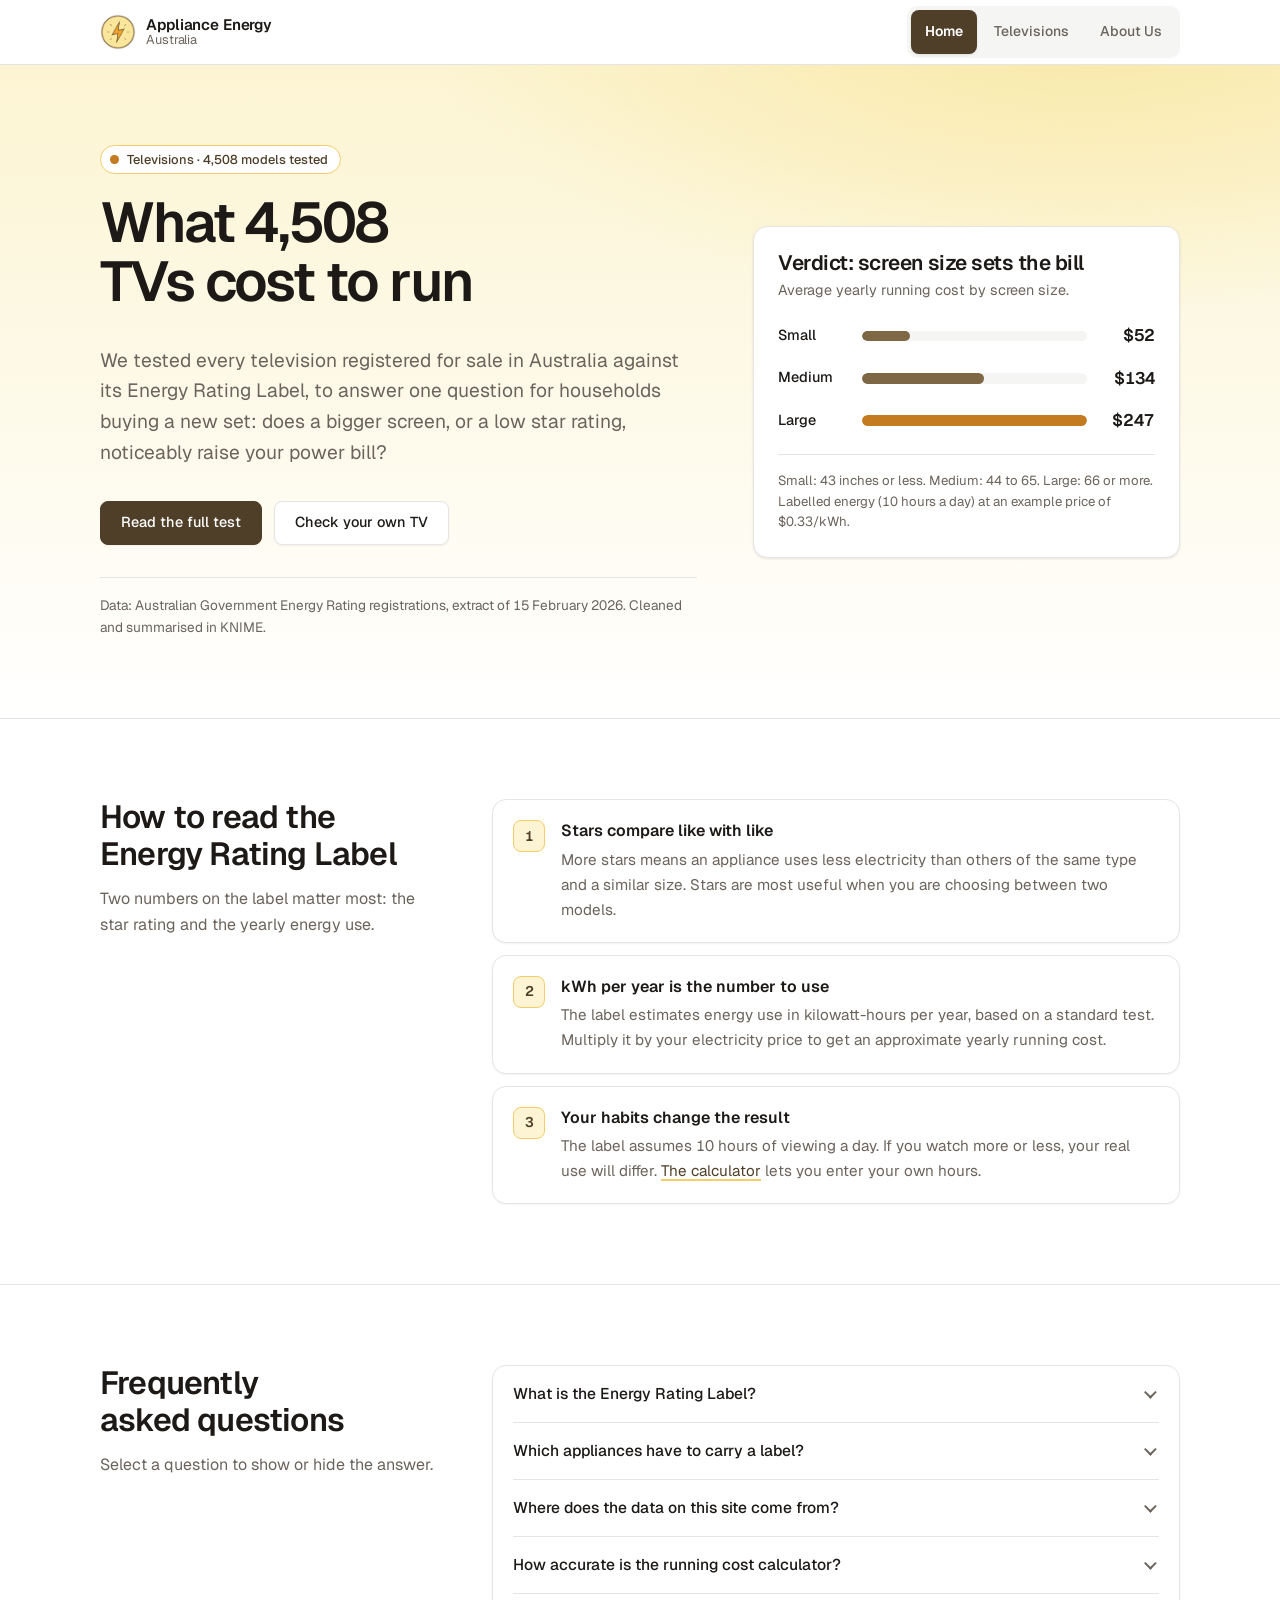
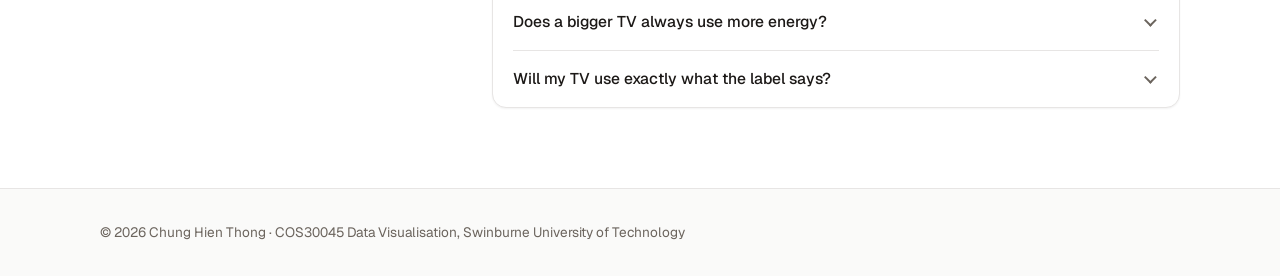
<file: index.html>
<!DOCTYPE html>
<html lang="en-AU">
<head>
  <meta charset="UTF-8">
  <meta name="viewport" content="width=device-width, initial-scale=1">
  <title>Appliance Energy Australia | Home</title>
  <meta name="description" content="A plain-language guide to how much electricity household appliances use in Australia.">
  <link rel="icon" href="assets/img/PowerIcon.png">
  <link rel="preconnect" href="https://fonts.googleapis.com">
  <link rel="preconnect" href="https://fonts.gstatic.com" crossorigin>
  <link rel="stylesheet" href="https://fonts.googleapis.com/css2?family=Geist:wght@400..700&display=swap">
  <link rel="stylesheet" href="assets/css/styles.css">
  <script src="assets/js/main.js" defer></script>
  <script src="assets/js/report.js" defer></script>
</head>
<body>
  <a class="skip-link" href="#main">Skip to content</a>

  <header class="site-header">
    <div class="container header-inner">
      <a class="brand" href="index.html">
        <img src="assets/img/PowerIcon.png" alt="" width="44" height="44">
        <span class="brand-name">Appliance Energy<span class="brand-sub">Australia</span></span>
      </a>
      <nav class="site-nav" aria-label="Main">
        <ul>
          <li><a href="index.html" aria-current="page">Home</a></li>
          <li><a href="televisions.html">Televisions</a></li>
          <li><a href="about.html">About Us</a></li>
        </ul>
      </nav>
    </div>
  </header>

  <main id="main">
    <section class="cover" aria-labelledby="cover-title">
      <div class="container cover-grid">
        <div>
          <p class="eyebrow">Televisions &middot; 4,508 models tested</p>
          <h1 id="cover-title">What 4,508 TVs cost to run</h1>
          <p class="standfirst">We tested every television registered for sale in Australia against its Energy Rating Label, to answer one question for households buying a new set: does a bigger screen, or a low star rating, noticeably raise your power bill?</p>
          <div class="cover-actions">
            <a class="btn" href="televisions.html">Read the full test</a>
            <a class="btn btn-quiet" href="televisions.html#calculator">Check your own TV</a>
          </div>
          <p class="byline">Data: Australian Government Energy Rating registrations, extract of 15 February 2026. Cleaned and summarised in KNIME.</p>
        </div>

        <aside class="verdict" aria-labelledby="verdict-title">
          <h2 id="verdict-title">Verdict: screen size sets the bill</h2>
          <p class="verdict-lead">Average yearly running cost by screen size.</p>
          <ol class="scores" data-grow>
            <li class="score score-small">
              <span class="score-label">Small</span>
              <span class="score-track"><span class="score-fill"></span></span>
              <span class="score-value">$52</span>
            </li>
            <li class="score score-medium">
              <span class="score-label">Medium</span>
              <span class="score-track"><span class="score-fill"></span></span>
              <span class="score-value">$134</span>
            </li>
            <li class="score score-large">
              <span class="score-label">Large</span>
              <span class="score-track"><span class="score-fill score-fill-focus"></span></span>
              <span class="score-value">$247</span>
            </li>
          </ol>
          <p class="fine-print">Small: 43 inches or less. Medium: 44 to 65. Large: 66 or more. Labelled energy (10 hours a day) at an example price of $0.33/kWh.</p>
        </aside>
      </div>
    </section>

    <section class="section" id="label" aria-labelledby="label-title">
      <div class="container split">
        <div class="section-head">
          <h2 id="label-title">How to read the Energy Rating Label</h2>
          <p>Two numbers on the label matter most: the star rating and the yearly energy use.</p>
        </div>
        <dl class="label-guide">
          <div>
            <dt>Stars compare like with like</dt>
            <dd>More stars means an appliance uses less electricity than others of the same type and a similar size. Stars are most useful when you are choosing between two models.</dd>
          </div>
          <div>
            <dt>kWh per year is the number to use</dt>
            <dd>The label estimates energy use in kilowatt-hours per year, based on a standard test. Multiply it by your electricity price to get an approximate yearly running cost.</dd>
          </div>
          <div>
            <dt>Your habits change the result</dt>
            <dd>The label assumes 10 hours of viewing a day. If you watch more or less, your real use will differ. <a href="televisions.html#calculator">The calculator</a> lets you enter your own hours.</dd>
          </div>
        </dl>
      </div>
    </section>

    <section class="section" aria-labelledby="faq-title">
      <div class="container split">
        <div class="section-head">
          <h2 id="faq-title">Frequently asked questions</h2>
          <p>Select a question to show or hide the answer.</p>
        </div>

        <div class="faq">
          <div class="faq-item">
            <h3 class="faq-q">
              <button type="button" id="faq-1-btn" aria-expanded="false" aria-controls="faq-1">
                What is the Energy Rating Label?
                <span class="faq-icon" aria-hidden="true"></span>
              </button>
            </h3>
            <div class="faq-a" id="faq-1" role="region" aria-labelledby="faq-1-btn" hidden>
              <p>It is a label shown on many household appliances sold in Australia and New Zealand. It gives a star rating and an estimate of how much electricity the appliance uses in a year.</p>
            </div>
          </div>

          <div class="faq-item">
            <h3 class="faq-q">
              <button type="button" id="faq-2-btn" aria-expanded="false" aria-controls="faq-2">
                Which appliances have to carry a label?
                <span class="faq-icon" aria-hidden="true"></span>
              </button>
            </h3>
            <div class="faq-a" id="faq-2" role="region" aria-labelledby="faq-2-btn" hidden>
              <p>Labelling applies to common household appliances such as televisions, fridges and freezers, washing machines, clothes dryers, dishwashers, air conditioners and computer monitors.</p>
            </div>
          </div>

          <div class="faq-item">
            <h3 class="faq-q">
              <button type="button" id="faq-3-btn" aria-expanded="false" aria-controls="faq-3">
                Where does the data on this site come from?
                <span class="faq-icon" aria-hidden="true"></span>
              </button>
            </h3>
            <div class="faq-a" id="faq-3" role="region" aria-labelledby="faq-3-btn" hidden>
              <p>The television data comes from registration records published by the Australian Government's Energy Rating program. This site uses the extract dated 15 February 2026, cleaned and summarised in KNIME.</p>
            </div>
          </div>

          <div class="faq-item">
            <h3 class="faq-q">
              <button type="button" id="faq-4-btn" aria-expanded="false" aria-controls="faq-4">
                How accurate is the running cost calculator?
                <span class="faq-icon" aria-hidden="true"></span>
              </button>
            </h3>
            <div class="faq-a" id="faq-4" role="region" aria-labelledby="faq-4-btn" hidden>
              <p>It gives an estimate. Real power draw changes with settings such as screen brightness, and the calculator does not include standby power. Treat the result as a guide for comparing options.</p>
            </div>
          </div>

          <div class="faq-item">
            <h3 class="faq-q">
              <button type="button" id="faq-5-btn" aria-expanded="false" aria-controls="faq-5">
                Does a bigger TV always use more energy?
                <span class="faq-icon" aria-hidden="true"></span>
              </button>
            </h3>
            <div class="faq-a" id="faq-5" role="region" aria-labelledby="faq-5-btn" hidden>
              <p>In the data, yes: energy use rises steadily with screen size, and a large TV costs about five times as much to run as a small one. The star rating matters too: average energy use falls steadily from about 1,200 kWh a year at 1 star to under 200 kWh at 8 stars. The Televisions page shows this step by step.</p>
            </div>
          </div>

          <div class="faq-item">
            <h3 class="faq-q">
              <button type="button" id="faq-6-btn" aria-expanded="false" aria-controls="faq-6">
                Will my TV use exactly what the label says?
                <span class="faq-icon" aria-hidden="true"></span>
              </button>
            </h3>
            <div class="faq-a" id="faq-6" role="region" aria-labelledby="faq-6-btn" hidden>
              <p>Probably not. The label comes from a standard laboratory test and assumes 10 hours of viewing a day. Brightness settings, the content you watch and how many hours you use the TV all change the real figure.</p>
            </div>
          </div>
        </div>
      </div>
    </section>
  </main>

  <footer class="site-footer">
    <div class="container footer-inner">
      <p>&copy; <span id="year">2026</span> Chung Hien Thong &middot; COS30045 Data Visualisation, Swinburne University of Technology</p>
    </div>
  </footer>
</body>
</html>
</file>
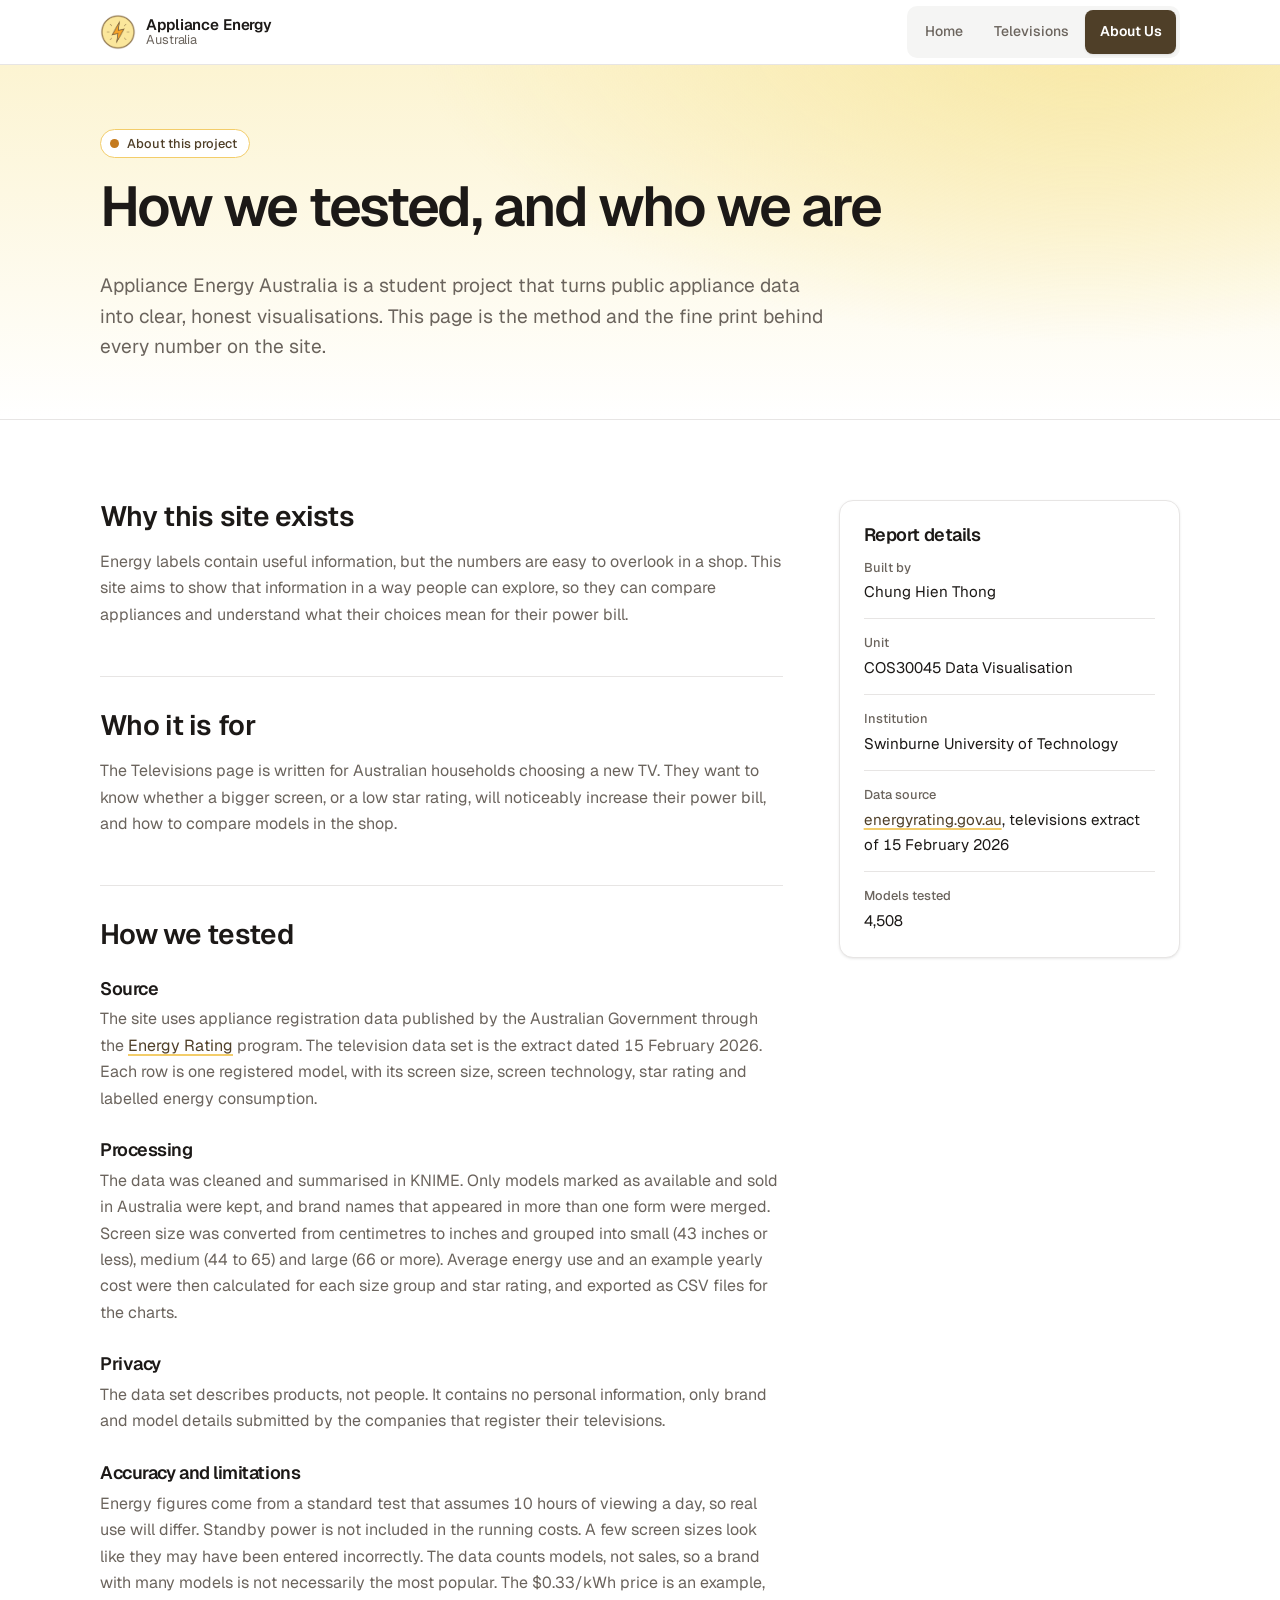
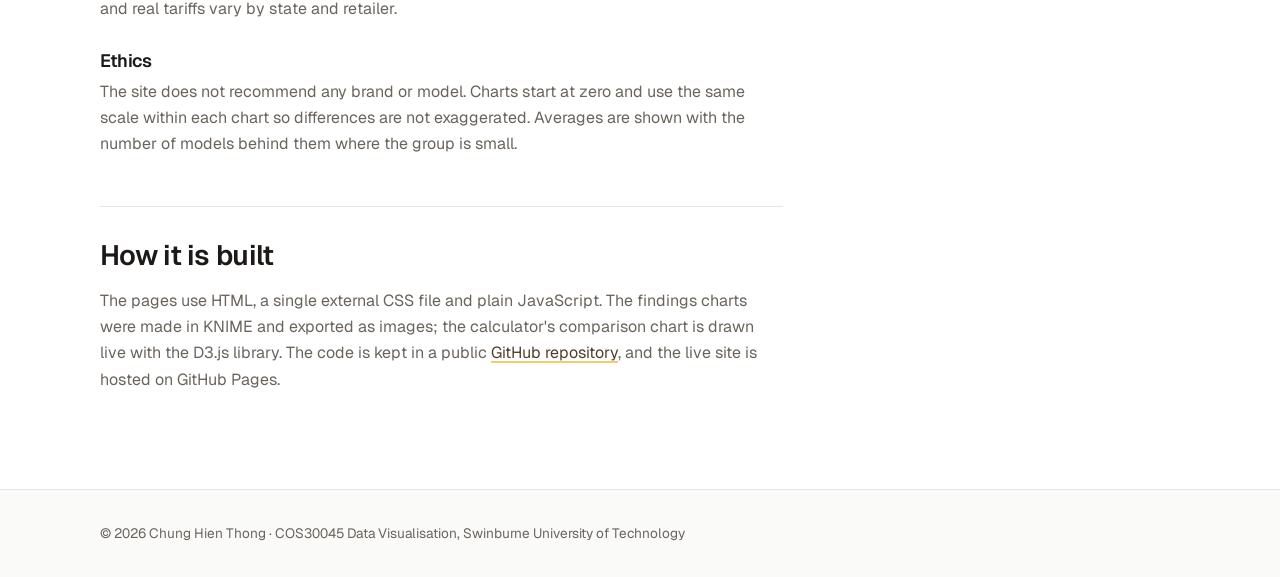
<file: about.html>
<!DOCTYPE html>
<html lang="en-AU">
<head>
  <meta charset="UTF-8">
  <meta name="viewport" content="width=device-width, initial-scale=1">
  <title>Appliance Energy Australia | About Us</title>
  <meta name="description" content="About the Appliance Energy Australia project.">
  <link rel="icon" href="assets/img/PowerIcon.png">
  <link rel="preconnect" href="https://fonts.googleapis.com">
  <link rel="preconnect" href="https://fonts.gstatic.com" crossorigin>
  <link rel="stylesheet" href="https://fonts.googleapis.com/css2?family=Geist:wght@400..700&display=swap">
  <link rel="stylesheet" href="assets/css/styles.css">
  <script src="assets/js/main.js" defer></script>
</head>
<body>
  <a class="skip-link" href="#main">Skip to content</a>

  <header class="site-header">
    <div class="container header-inner">
      <a class="brand" href="index.html">
        <img src="assets/img/PowerIcon.png" alt="" width="44" height="44">
        <span class="brand-name">Appliance Energy<span class="brand-sub">Australia</span></span>
      </a>
      <nav class="site-nav" aria-label="Main">
        <ul>
          <li><a href="index.html">Home</a></li>
          <li><a href="televisions.html">Televisions</a></li>
          <li><a href="about.html" aria-current="page">About Us</a></li>
        </ul>
      </nav>
    </div>
  </header>

  <main id="main">
    <section class="report-head" aria-labelledby="page-title">
      <div class="container">
        <p class="eyebrow">About this project</p>
        <h1 id="page-title">How we tested, and who we are</h1>
        <p class="standfirst">Appliance Energy Australia is a student project that turns public appliance data into clear, honest visualisations. This page is the method and the fine print behind every number on the site.</p>
      </div>
    </section>

    <section class="section">
      <div class="container about-grid">
        <div class="prose">
          <h2>Why this site exists</h2>
          <p>Energy labels contain useful information, but the numbers are easy to overlook in a shop. This site aims to show that information in a way people can explore, so they can compare appliances and understand what their choices mean for their power bill.</p>

          <h2>Who it is for</h2>
          <p>The Televisions page is written for Australian households choosing a new TV. They want to know whether a bigger screen, or a low star rating, will noticeably increase their power bill, and how to compare models in the shop.</p>

          <h2>How we tested</h2>
          <h3>Source</h3>
          <p>The site uses appliance registration data published by the Australian Government through the <a href="https://www.energyrating.gov.au/">Energy Rating</a> program. The television data set is the extract dated 15 February 2026. Each row is one registered model, with its screen size, screen technology, star rating and labelled energy consumption.</p>

          <h3>Processing</h3>
          <p>The data was cleaned and summarised in KNIME. Only models marked as available and sold in Australia were kept, and brand names that appeared in more than one form were merged. Screen size was converted from centimetres to inches and grouped into small (43 inches or less), medium (44 to 65) and large (66 or more). Average energy use and an example yearly cost were then calculated for each size group and star rating, and exported as CSV files for the charts.</p>

          <h3>Privacy</h3>
          <p>The data set describes products, not people. It contains no personal information, only brand and model details submitted by the companies that register their televisions.</p>

          <h3>Accuracy and limitations</h3>
          <p>Energy figures come from a standard test that assumes 10 hours of viewing a day, so real use will differ. Standby power is not included in the running costs. A few screen sizes look like they may have been entered incorrectly. The data counts models, not sales, so a brand with many models is not necessarily the most popular. The $0.33/kWh price is an example, and real tariffs vary by state and retailer.</p>

          <h3>Ethics</h3>
          <p>The site does not recommend any brand or model. Charts start at zero and use the same scale within each chart so differences are not exaggerated. Averages are shown with the number of models behind them where the group is small.</p>

          <h2>How it is built</h2>
          <p>The pages use HTML, a single external CSS file and plain JavaScript. The findings charts were made in KNIME and exported as images; the calculator's comparison chart is drawn live with the D3.js library. The code is kept in a public <a href="https://github.com/HienThong-vie/appliance-energy-australia">GitHub repository</a>, and the live site is hosted on GitHub Pages.</p>
        </div>

        <aside class="info-panel" aria-labelledby="details-title">
          <h2 id="details-title">Report details</h2>
          <dl>
            <div><dt>Built by</dt><dd>Chung Hien Thong</dd></div>
            <div><dt>Unit</dt><dd>COS30045 Data Visualisation</dd></div>
            <div><dt>Institution</dt><dd>Swinburne University of Technology</dd></div>
            <div><dt>Data source</dt><dd><a href="https://www.energyrating.gov.au/">energyrating.gov.au</a>, televisions extract of 15 February 2026</dd></div>
            <div><dt>Models tested</dt><dd>4,508</dd></div>
          </dl>
        </aside>
      </div>
    </section>

  </main>

  <footer class="site-footer">
    <div class="container footer-inner">
      <p>&copy; <span id="year">2026</span> Chung Hien Thong &middot; COS30045 Data Visualisation, Swinburne University of Technology</p>
    </div>
  </footer>
</body>
</html>
</file>
<file: assets/css/styles.css>
/* Design tokens follow the shadcn/ui naming (background, card, muted, primary, accent, border, ring).
   Neutrals are a warm stone grey; the accent and chart colours are sampled from the power logo. */
:root {
  --background: #ffffff;
  --foreground: #1c1917;
  --card: #ffffff;
  --muted: #f5f5f4;
  --muted-foreground: #6b645d;
  --primary: #4f3f28;
  --primary-hover: #3d311f;
  --primary-foreground: #ffffff;
  --accent: #fcf4d2;
  --accent-strong: #f8e8a5;
  --accent-border: #f3cd6a;
  --accent-foreground: #4f3f28;
  --chart: #7d6744;
  --chart-focus: #c47a1e;
  --brand-ink: #8a5210;
  --border: #e7e5e4;
  --input: #948d86;
  --ring: #4f3f28;
  --surface: #fafaf9;
  --header-background: rgba(255, 255, 255, 0.85);
  --destructive: #b42318;
  --radius: 0.625rem;
  --radius-sm: calc(var(--radius) - 4px);
  --radius-md: calc(var(--radius) - 2px);
  --radius-xl: calc(var(--radius) + 4px);
  --shadow-xs: 0 1px 2px rgba(28, 25, 23, 0.05);
  --shadow-sm: 0 1px 3px rgba(28, 25, 23, 0.08), 0 1px 2px -1px rgba(28, 25, 23, 0.08);
  --max-width: 1120px;
  --measure: 68ch;
  --font: "Geist", ui-sans-serif, system-ui, -apple-system, "Segoe UI", Roboto, Arial, sans-serif;
  --ease-out: cubic-bezier(0.16, 1, 0.3, 1);
}

*,
*::before,
*::after {
  box-sizing: border-box;
}

html {
  scroll-padding-top: 6rem;
}

body {
  margin: 0;
  font-family: var(--font);
  font-size: 1rem;
  line-height: 1.65;
  color: var(--foreground);
  background: var(--background);
  font-variant-numeric: tabular-nums;
  -webkit-font-smoothing: antialiased;
}

::selection {
  background: var(--accent-strong);
  color: var(--foreground);
}

img {
  display: block;
  max-width: 100%;
  height: auto;
}

a {
  color: var(--primary);
  text-decoration-color: var(--accent-border);
  text-decoration-thickness: 2px;
  text-underline-offset: 0.2em;
  transition: color 0.15s, text-decoration-color 0.15s;
}

a:hover {
  color: var(--brand-ink);
  text-decoration-color: currentColor;
}

:focus-visible {
  outline: 2px solid var(--ring);
  outline-offset: 2px;
  border-radius: var(--radius-sm);
}

h1,
h2,
h3 {
  margin: 0 0 0.6em;
  font-weight: 600;
  line-height: 1.15;
  letter-spacing: -0.025em;
  text-wrap: balance;
}

h1 {
  font-size: clamp(2.25rem, 5vw, 3.5rem);
  line-height: 1.05;
  letter-spacing: -0.035em;
}

h2 {
  font-size: clamp(1.6rem, 3vw, 2rem);
}

h3 {
  font-size: 1.125rem;
}

p {
  margin: 0 0 1em;
}

.container {
  width: 100%;
  max-width: var(--max-width);
  margin: 0 auto;
  padding: 0 1.25rem;
}

.skip-link {
  position: absolute;
  left: -9999px;
  top: 0.75rem;
  z-index: 100;
  padding: 0.5rem 0.9rem;
  border-radius: var(--radius-md);
  background: var(--primary);
  color: var(--primary-foreground);
}

.skip-link:focus {
  left: 0.75rem;
}

.skip-link:hover {
  color: var(--primary-foreground);
}

/* Header and navigation (styled like shadcn Tabs) */

.site-header {
  position: sticky;
  top: 0;
  z-index: 50;
  border-bottom: 1px solid var(--border);
  background: var(--header-background);
  backdrop-filter: blur(10px);
}

.header-inner {
  display: flex;
  align-items: center;
  justify-content: space-between;
  gap: 1rem;
  min-height: 4rem;
}

.brand {
  display: flex;
  align-items: center;
  gap: 0.65rem;
  padding: 0.6rem 0;
  color: var(--foreground);
  text-decoration: none;
}

.brand:hover {
  color: var(--foreground);
}

.brand img {
  width: 36px;
  height: 36px;
}

.brand-name {
  display: flex;
  flex-direction: column;
  font-size: 0.95rem;
  font-weight: 600;
  line-height: 1.15;
  letter-spacing: -0.01em;
}

.brand-sub {
  font-size: 0.8rem;
  font-weight: 400;
  color: var(--muted-foreground);
}

.site-nav ul {
  display: flex;
  gap: 0.125rem;
  margin: 0;
  padding: 0.25rem;
  border-radius: var(--radius);
  background: var(--muted);
  list-style: none;
}

.site-nav a {
  display: flex;
  align-items: center;
  min-height: 2.75rem;
  padding: 0.4rem 0.9rem;
  border-radius: var(--radius-md);
  color: var(--muted-foreground);
  font-size: 0.875rem;
  font-weight: 500;
  text-decoration: none;
  transition: background-color 0.15s, color 0.15s, box-shadow 0.15s;
}

.site-nav a:hover {
  background: var(--accent-border);
  color: var(--primary);
}

.site-nav a[aria-current="page"] {
  background: var(--primary);
  color: var(--primary-foreground);
  font-weight: 600;
  box-shadow: var(--shadow-sm);
}

/* Buttons and shared text */

.btn {
  display: inline-flex;
  align-items: center;
  justify-content: center;
  gap: 0.5rem;
  min-height: 2.75rem;
  padding: 0.5rem 1.25rem;
  border: 1px solid var(--primary);
  border-radius: var(--radius-md);
  background: var(--primary);
  color: var(--primary-foreground);
  font: inherit;
  font-size: 0.9rem;
  font-weight: 500;
  text-decoration: none;
  white-space: nowrap;
  box-shadow: var(--shadow-xs);
  cursor: pointer;
  transition: background-color 0.15s, border-color 0.15s, color 0.15s;
}

.btn:hover {
  background: var(--primary-hover);
  border-color: var(--primary-hover);
  color: var(--primary-foreground);
}

.btn-quiet {
  border-color: var(--border);
  background: var(--background);
  color: var(--foreground);
}

.btn-quiet:hover {
  border-color: var(--accent-border);
  background: var(--accent);
  color: var(--accent-foreground);
}

.eyebrow {
  display: inline-flex;
  align-items: center;
  gap: 0.5rem;
  margin: 0 0 1.25rem;
  padding: 0.2rem 0.75rem 0.2rem 0.3rem;
  border: 1px solid var(--accent-border);
  border-radius: 999px;
  background: var(--background);
  font-size: 0.8rem;
  font-weight: 500;
  color: var(--accent-foreground);
}

.eyebrow::before {
  content: "";
  width: 0.55rem;
  height: 0.55rem;
  margin-left: 0.25rem;
  border-radius: 50%;
  background: var(--chart-focus);
}

.standfirst {
  max-width: 56ch;
  font-size: clamp(1.05rem, 1.6vw, 1.2rem);
  line-height: 1.6;
  color: var(--muted-foreground);
}

.byline {
  margin: 2rem 0 0;
  padding-top: 1rem;
  border-top: 1px solid var(--border);
  font-size: 0.85rem;
  color: var(--muted-foreground);
}

.fine-print {
  margin: 0;
  font-size: 0.825rem;
  line-height: 1.55;
  color: var(--muted-foreground);
}

.section {
  padding: 5rem 0;
}

.section + .section {
  border-top: 1px solid var(--border);
}

.band {
  background: var(--surface);
}

.section-head {
  max-width: var(--measure);
  margin-bottom: 2.25rem;
}

.section-head h2 {
  margin-bottom: 0.4em;
}

.section-head p {
  color: var(--muted-foreground);
}

.split {
  display: grid;
  grid-template-columns: minmax(0, 1fr) minmax(0, 2fr);
  gap: 3rem;
}

/* Hero (Home) and page header (inner pages) */

.cover,
.report-head {
  border-bottom: 1px solid var(--border);
  background:
    radial-gradient(60rem 28rem at 85% -10%, var(--accent-strong), transparent 70%),
    linear-gradient(180deg, var(--accent) 0%, var(--background) 100%);
}

.cover {
  padding: 5rem 0;
}

.cover-grid {
  display: grid;
  grid-template-columns: minmax(0, 7fr) minmax(0, 5fr);
  gap: 3.5rem;
  align-items: center;
}

.cover-actions {
  display: flex;
  flex-wrap: wrap;
  gap: 0.75rem;
  margin-top: 2rem;
}

.report-head {
  padding: 4rem 0 3.5rem;
}

.report-head .cover-grid {
  align-items: start;
}

.report-head .standfirst {
  margin-bottom: 0;
}

/* Cards: the verdict, the findings rail, the method, the calculator and the info panel */

.verdict,
.rail,
.method,
.calc-form,
.info-panel {
  border: 1px solid var(--border);
  border-radius: var(--radius-xl);
  background: var(--card);
  box-shadow: var(--shadow-sm);
}

.verdict {
  padding: 1.5rem;
}

.verdict h2 {
  font-size: 1.3rem;
  margin-bottom: 0.25rem;
}

.verdict-lead {
  margin-bottom: 1.25rem;
  font-size: 0.9rem;
  color: var(--muted-foreground);
}

.scores {
  display: grid;
  gap: 0.9rem;
  margin: 0 0 1.25rem;
  padding: 0;
  list-style: none;
}

.score {
  display: grid;
  grid-template-columns: 4.5rem minmax(0, 1fr) 3.5rem;
  align-items: center;
  gap: 0.75rem;
}

.score-label {
  font-size: 0.9rem;
  font-weight: 500;
}

.score-track {
  height: 0.65rem;
  border-radius: 999px;
  background: var(--muted);
  overflow: hidden;
}

.score-fill {
  display: block;
  width: var(--share);
  height: 100%;
  border-radius: 999px;
  background: var(--chart);
  transform-origin: left center;
}

.score-fill-focus {
  background: var(--chart-focus);
}

.score-small {
  --share: 21%;
}

.score-medium {
  --share: 54%;
}

.score-large {
  --share: 100%;
}

.score-value {
  font-size: 1.05rem;
  font-weight: 600;
  text-align: right;
}

.scores + .fine-print {
  padding-top: 1rem;
  border-top: 1px solid var(--border);
}

/* The one authored motion: bars grow from zero when they come into view */

.grow-ready .score-fill,
.grow-ready .bar {
  transform: scaleX(0);
}

.grow-in .score-fill,
.grow-in .bar {
  transform: scaleX(1);
  transition: transform 1.1s var(--ease-out);
}

.grow-in .scores li:nth-child(2) .score-fill,
.grow-in g:nth-of-type(2) .bar {
  transition-delay: 0.12s;
}

.grow-in .scores li:nth-child(3) .score-fill,
.grow-in g:nth-of-type(3) .bar {
  transition-delay: 0.24s;
}

.grow-in .scores li:nth-child(4) .score-fill,
.grow-in g:nth-of-type(4) .bar {
  transition-delay: 0.36s;
}

.grow-in .scores li:nth-child(5) .score-fill,
.grow-in g:nth-of-type(5) .bar {
  transition-delay: 0.48s;
}

.grow-in .scores li:nth-child(6) .score-fill,
.grow-in g:nth-of-type(6) .bar {
  transition-delay: 0.60s;
}

.grow-in .scores li:nth-child(7) .score-fill,
.grow-in g:nth-of-type(7) .bar {
  transition-delay: 0.72s;
}

.grow-in .scores li:nth-child(8) .score-fill,
.grow-in g:nth-of-type(8) .bar {
  transition-delay: 0.84s;
}

/* Home: how to read the label */

.label-guide {
  display: grid;
  gap: 0.75rem;
  margin: 0;
  counter-reset: tip;
}

.label-guide div {
  display: grid;
  grid-template-columns: 2rem minmax(0, 1fr);
  gap: 0.25rem 1rem;
  padding: 1.25rem;
  border: 1px solid var(--border);
  border-radius: var(--radius-xl);
  background: var(--card);
  box-shadow: var(--shadow-xs);
}

.label-guide div::before {
  counter-increment: tip;
  content: counter(tip);
  grid-row: span 2;
  display: grid;
  place-items: center;
  width: 2rem;
  height: 2rem;
  border-radius: var(--radius-md);
  background: var(--accent);
  border: 1px solid var(--accent-border);
  font-size: 0.875rem;
  font-weight: 600;
  color: var(--accent-foreground);
}

.label-guide dt {
  font-weight: 600;
  line-height: 1.4;
}

.label-guide dd {
  margin: 0;
  font-size: 0.95rem;
  color: var(--muted-foreground);
}

/* FAQ (styled like shadcn Accordion) */

.faq {
  padding: 0 1.25rem;
  border: 1px solid var(--border);
  border-radius: var(--radius-xl);
  background: var(--card);
  box-shadow: var(--shadow-xs);
}

.faq-item + .faq-item {
  border-top: 1px solid var(--border);
}

.faq-q {
  margin: 0;
  font-size: 0.975rem;
  font-weight: 500;
  letter-spacing: 0;
  line-height: 1.4;
}

.faq-q button {
  display: flex;
  justify-content: space-between;
  align-items: center;
  gap: 1rem;
  width: 100%;
  min-height: 3.5rem;
  padding: 1rem 0;
  border: 0;
  background: none;
  color: var(--foreground);
  font: inherit;
  text-align: left;
  cursor: pointer;
}

.faq-q button:hover {
  text-decoration: underline;
  text-decoration-color: var(--accent-border);
  text-decoration-thickness: 2px;
  text-underline-offset: 0.25em;
}

.faq-icon {
  flex: none;
  width: 0.55rem;
  height: 0.55rem;
  margin-right: 0.25rem;
  border-right: 2px solid var(--muted-foreground);
  border-bottom: 2px solid var(--muted-foreground);
  transform: translateY(-25%) rotate(45deg);
  transition: transform 0.2s var(--ease-out);
}

.faq-q button[aria-expanded="true"] .faq-icon {
  transform: translateY(25%) rotate(-135deg);
}

.faq-a {
  max-width: var(--measure);
  padding: 0 2rem 1.1rem 0;
  font-size: 0.95rem;
  color: var(--muted-foreground);
}

.faq-a p:last-child {
  margin-bottom: 0;
}

/* Televisions: findings rail */

.report-layout {
  padding-top: 3.5rem;
}

.rail {
  padding: 1.25rem;
}

.rail-title {
  margin: 0 0 0.6rem;
  font-size: 0.8rem;
  font-weight: 500;
  letter-spacing: 0;
  color: var(--muted-foreground);
}

.rail ol {
  display: grid;
  gap: 0.125rem;
  margin: 0;
  padding: 0;
  list-style: none;
  counter-reset: finding;
}

.rail a {
  display: grid;
  grid-template-columns: 1.5rem minmax(0, 1fr);
  align-items: center;
  gap: 0.65rem;
  padding: 0.45rem 0.6rem;
  border-radius: var(--radius-md);
  color: var(--foreground);
  font-size: 0.9rem;
  line-height: 1.35;
  text-decoration: none;
  transition: background-color 0.15s;
}

.rail li:not(.rail-extra) a::before {
  counter-increment: finding;
  content: counter(finding);
  display: grid;
  place-items: center;
  width: 1.5rem;
  height: 1.5rem;
  border-radius: 999px;
  background: var(--muted);
  font-size: 0.75rem;
  font-weight: 600;
  color: var(--muted-foreground);
}

.rail-extra a {
  grid-template-columns: minmax(0, 1fr);
  color: var(--muted-foreground);
}

.rail a:hover {
  background: var(--muted);
  color: var(--foreground);
}

.rail li:not(.rail-extra) + .rail-extra {
  margin-top: 0.4rem;
  padding-top: 0.4rem;
  border-top: 1px solid var(--border);
}

@media (min-width: 961px) {
  .rail a[aria-current="true"] {
    background: var(--accent);
    color: var(--accent-foreground);
    font-weight: 500;
  }

  .rail a[aria-current="true"]::before {
    background: var(--primary);
    color: var(--primary-foreground);
  }
}

/* Televisions: method card and findings */

.method {
  margin: 0;
  padding: 1.5rem;
}

.method h2 {
  font-size: 1.25rem;
}

.method dl {
  display: grid;
  grid-template-columns: repeat(2, minmax(0, 1fr));
  gap: 0.75rem;
  margin: 0 0 1rem;
}

.method dl div {
  padding: 0.85rem 1rem;
  border-radius: var(--radius-md);
  background: var(--muted);
}

.method dt {
  font-size: 0.8rem;
  font-weight: 500;
  color: var(--muted-foreground);
}

.method dd {
  margin: 0.15rem 0 0;
  font-size: 0.95rem;
  font-weight: 500;
}

.finding {
  display: grid;
  grid-template-columns: 2.5rem minmax(0, 1fr);
  gap: 1.5rem;
  padding: 4.5rem 0;
  border-bottom: 1px solid var(--border);
}

.finding-number {
  display: grid;
  place-items: center;
  width: 2.5rem;
  height: 2.5rem;
  margin: 0.15rem 0 0;
  border: 1px solid var(--accent-border);
  border-radius: var(--radius);
  background: var(--accent);
  font-size: 1rem;
  font-weight: 600;
  color: var(--accent-foreground);
}

.finding h2,
#brands h2 {
  font-size: clamp(1.5rem, 2.6vw, 1.875rem);
}

.section-lead,
.finding-body > p {
  max-width: var(--measure);
  color: var(--muted-foreground);
}

sup {
  font-size: 0.7em;
  font-weight: 600;
  line-height: 0;
}

sup a {
  padding: 0 0.1em;
  text-decoration: none;
}

/* Takeaway (styled like shadcn Alert) */

.imperative {
  display: grid;
  grid-template-columns: 1.25rem minmax(0, 1fr);
  gap: 0.75rem;
  max-width: var(--measure);
  margin: 1.75rem 0 0;
  padding: 1rem 1.25rem;
  border: 1px solid var(--accent-border);
  border-radius: var(--radius-xl);
  background: var(--accent);
  font-weight: 500;
  line-height: 1.55;
  color: var(--accent-foreground);
}

.imperative::before {
  content: "";
  width: 1.25rem;
  height: 1.25rem;
  margin-top: 0.1rem;
  border-radius: 50%;
  background: var(--chart-focus);
  box-shadow: inset 0 0 0 4px var(--accent-strong);
}

/* Figures, charts and data tables */

.chart-figure {
  margin: 1.75rem 0 0;
  padding: 1.25rem;
  border: 1px solid var(--border);
  border-radius: var(--radius-xl);
  background: var(--card);
  box-shadow: var(--shadow-xs);
}

.chart-img {
  margin: 0 auto;
}

.chart-figure figcaption {
  margin-top: 1rem;
  padding-top: 0.85rem;
  border-top: 1px solid var(--border);
  font-size: 0.825rem;
  color: var(--muted-foreground);
}

.responsive-svg-container {
  width: 100%;
  max-width: 900px;
  margin-right: auto;
  margin-left: auto;
}

.responsive-svg-container svg {
  display: block;
  width: 100%;
  height: auto;
  overflow: visible;
}

.bar {
  fill: var(--chart);
  rx: 4px;
  transform-box: fill-box;
  transform-origin: left center;
}

.bar-focus {
  fill: var(--chart-focus);
}

.baseline {
  stroke: var(--input);
  stroke-width: 1.5;
}

.bar-label,
.bar-value {
  font-family: var(--font);
  font-size: 22px;
  fill: var(--foreground);
}

.bar-label {
  font-weight: 500;
  fill: var(--muted-foreground);
}

.bar-value {
  font-weight: 600;
}

/* "Show the data table" (styled like a shadcn Collapsible with an outline trigger) */

.data-table {
  margin-top: 1rem;
}

.data-table summary {
  display: inline-flex;
  align-items: center;
  gap: 0.6rem;
  min-height: 2.75rem;
  padding: 0.4rem 0.9rem;
  border: 1px solid var(--border);
  border-radius: var(--radius-md);
  background: var(--background);
  font-size: 0.875rem;
  font-weight: 500;
  color: var(--foreground);
  list-style: none;
  box-shadow: var(--shadow-xs);
  cursor: pointer;
  transition: background-color 0.15s, border-color 0.15s;
}

.data-table summary::-webkit-details-marker {
  display: none;
}

.data-table summary::after {
  content: "";
  width: 0.45rem;
  height: 0.45rem;
  border-right: 2px solid var(--muted-foreground);
  border-bottom: 2px solid var(--muted-foreground);
  transform: translateY(-20%) rotate(45deg);
  transition: transform 0.2s var(--ease-out);
}

.data-table[open] summary::after {
  transform: translateY(20%) rotate(-135deg);
}

.data-table summary:hover {
  border-color: var(--accent-border);
  background: var(--accent);
}

.table-scroll {
  margin-top: 0.75rem;
  border: 1px solid var(--border);
  border-radius: var(--radius-xl);
  overflow-x: auto;
}

table {
  width: 100%;
  border-collapse: collapse;
  font-size: 0.9rem;
}

caption {
  padding: 0.75rem 1rem;
  border-bottom: 1px solid var(--border);
  text-align: left;
  font-size: 0.825rem;
  color: var(--muted-foreground);
}

th,
td {
  padding: 0.6rem 1rem;
  border-bottom: 1px solid var(--border);
  text-align: left;
}

thead th {
  height: 2.5rem;
  background: var(--surface);
  font-weight: 500;
  color: var(--muted-foreground);
}

tbody tr {
  transition: background-color 0.15s;
}

tbody tr:hover {
  background: var(--surface);
}

tbody tr:last-child td {
  border-bottom: 0;
}

td.num,
th.num {
  text-align: right;
}

.small-sample td,
tbody tr.small-sample:last-child td {
  border-bottom: 1px dashed var(--chart-focus);
}

.sample-note {
  display: inline-block;
  margin-left: 0.35rem;
  padding: 0 0.5rem;
  border: 1px solid var(--accent-border);
  border-radius: 999px;
  background: var(--accent);
  font-size: 0.75rem;
  font-weight: 500;
  color: var(--brand-ink);
}

/* Televisions: calculator */

.calc {
  display: grid;
  gap: 1.5rem;
}

.calc-form {
  padding: 1.5rem;
}

.field {
  margin-bottom: 1.25rem;
}

.field label {
  display: block;
  margin-bottom: 0.4rem;
  font-size: 0.875rem;
  font-weight: 500;
}

.field-hint {
  margin-left: 0.35rem;
  font-size: 0.8rem;
  font-weight: 400;
  color: var(--muted-foreground);
}

.field-row {
  display: grid;
  grid-template-columns: 1fr 1fr;
  gap: 1rem;
}

input,
select {
  width: 100%;
  min-height: 2.75rem;
  padding: 0.5rem 0.85rem;
  border: 1px solid var(--input);
  border-radius: var(--radius-md);
  background: var(--background);
  color: var(--foreground);
  font: inherit;
  font-size: 1rem;
  line-height: 1.25;
  box-shadow: var(--shadow-xs);
  transition: border-color 0.15s, box-shadow 0.15s;
}

select {
  padding-right: 2.5rem;
  appearance: none;
  background-image: url("data:image/svg+xml,%3Csvg xmlns='http://www.w3.org/2000/svg' width='16' height='16' fill='none' stroke='%236b645d' stroke-width='2' stroke-linecap='round' stroke-linejoin='round' viewBox='0 0 24 24'%3E%3Cpath d='m6 9 6 6 6-6'/%3E%3C/svg%3E");
  background-repeat: no-repeat;
  background-position: right 0.85rem center;
  cursor: pointer;
}

input:focus,
select:focus {
  outline: 2px solid var(--ring);
  outline-offset: 2px;
  border-color: var(--ring);
}

.input-unit {
  position: relative;
}

.input-unit input {
  padding-right: 3.25rem;
}

.input-unit-wide input {
  padding-right: 4.5rem;
}

.input-unit input::-webkit-outer-spin-button,
.input-unit input::-webkit-inner-spin-button {
  margin: 0;
  -webkit-appearance: none;
}

.input-unit input[type="number"] {
  -moz-appearance: textfield;
  appearance: textfield;
}

.input-unit span {
  position: absolute;
  top: 50%;
  right: 0.85rem;
  transform: translateY(-50%);
  font-size: 0.85rem;
  font-weight: 500;
  color: var(--muted-foreground);
  pointer-events: none;
}

.field.has-error input {
  border-color: var(--destructive);
}

.field.has-error input:focus {
  outline-color: var(--destructive);
}

.field-error {
  margin: 0.4rem 0 0;
  font-size: 0.85rem;
  font-weight: 500;
  color: var(--destructive);
}

.field-error:empty {
  display: none;
}

.calc-form .btn {
  min-width: 9rem;
}

.results h3 {
  margin-bottom: 1rem;
  font-size: 1.25rem;
}

.results-empty {
  margin: 0;
  padding: 1.5rem;
  border: 1px dashed var(--border);
  border-radius: var(--radius);
  text-align: center;
  font-size: 0.9rem;
  color: var(--muted-foreground);
}

.results-title {
  margin: 0;
  font-size: 0.9rem;
  color: var(--muted-foreground);
}

.results-total {
  margin: 0.25rem 0 0;
  font-size: clamp(2.5rem, 5vw, 3.25rem);
  font-weight: 600;
  line-height: 1;
  letter-spacing: -0.035em;
  color: var(--brand-ink);
}

.results-grid {
  display: grid;
  grid-template-columns: minmax(0, 1fr) minmax(0, 1fr);
  gap: 3rem;
  align-items: start;
}

.calc-chart,
.calc-chart-note {
  margin: 1.25rem 0 0;
}

/* SVG text scales with the chart's width, so cap it to keep labels near 18px. */
.calc-chart .responsive-svg-container {
  max-width: 440px;
  margin-left: 0;
}

.calc-chart figcaption {
  margin-top: 0.5rem;
}

.calc-chart .bar-label,
.calc-chart .bar-value {
  font-size: 18px;
}

.figures {
  margin: 0 0 1.25rem;
  border: 1px solid var(--border);
  border-radius: var(--radius);
}

.figures div {
  display: flex;
  justify-content: space-between;
  align-items: baseline;
  gap: 1rem;
  padding: 0.7rem 1rem;
}

.figures div + div {
  border-top: 1px solid var(--border);
}

.figures dt {
  font-size: 0.9rem;
  color: var(--muted-foreground);
}

.figures dd {
  margin: 0;
  font-size: 1.05rem;
  font-weight: 600;
  white-space: nowrap;
}

.figures dd span {
  margin-left: 0.25rem;
  font-size: 0.8rem;
  font-weight: 400;
  color: var(--muted-foreground);
}

/* About: method and fine print */

.about-grid {
  display: grid;
  grid-template-columns: minmax(0, 2fr) minmax(0, 1fr);
  gap: 3.5rem;
  align-items: start;
}

.prose {
  max-width: var(--measure);
}

.prose h2 {
  margin-top: 3rem;
  padding-top: 2rem;
  border-top: 1px solid var(--border);
  font-size: clamp(1.4rem, 2.6vw, 1.75rem);
}

.prose h2:first-child {
  margin-top: 0;
  padding-top: 0;
  border-top: 0;
}

.prose h3 {
  margin-top: 1.75rem;
  margin-bottom: 0.4em;
}

.prose p {
  color: var(--muted-foreground);
}

.info-panel {
  position: sticky;
  top: 5.5rem;
  padding: 1.5rem;
}

.info-panel h2 {
  font-size: 1.125rem;
}

.info-panel dl {
  margin: 0;
}

.info-panel div + div {
  margin-top: 0.85rem;
  padding-top: 0.85rem;
  border-top: 1px solid var(--border);
}

.info-panel dt {
  font-size: 0.8rem;
  font-weight: 500;
  color: var(--muted-foreground);
}

.info-panel dd {
  margin: 0.1rem 0 0;
  font-size: 0.95rem;
}

/* Footer */

.site-footer {
  padding: 2rem 0;
  border-top: 1px solid var(--border);
  background: var(--surface);
  font-size: 0.85rem;
  color: var(--muted-foreground);
}

.footer-inner {
  display: flex;
  flex-wrap: wrap;
  justify-content: space-between;
  gap: 0.5rem 2rem;
}

.footer-inner p {
  margin: 0;
}

/* Responsive layout */

@media (max-width: 960px) {
  .report-layout {
    padding-top: 2.5rem;
  }
}

@media (max-width: 860px) {
  .cover-grid,
  .split,
  .results-grid,
  .about-grid {
    grid-template-columns: 1fr;
    gap: 2.25rem;
  }

  .info-panel {
    position: static;
  }
}

@media (max-width: 600px) {
  html {
    scroll-padding-top: 1rem;
  }

  .site-header {
    position: static;
  }

  .header-inner {
    flex-direction: column;
    align-items: stretch;
    gap: 0;
    padding-bottom: 0.75rem;
  }

  .site-nav ul {
    justify-content: space-between;
  }

  .site-nav li {
    flex: 1;
  }

  .site-nav a {
    padding: 0.55rem 0.5rem;
    text-align: center;
  }

  .cover,
  .section {
    padding: 3rem 0;
  }

  .report-head {
    padding: 2.5rem 0 2rem;
  }

  .verdict,
  .method,
  .calc-form,
  .chart-figure {
    padding: 1rem;
  }

  .score {
    grid-template-columns: 4rem minmax(0, 1fr) 3.25rem;
    gap: 0.5rem;
  }

  .method dl {
    grid-template-columns: 1fr;
  }

  .finding {
    grid-template-columns: 1fr;
    gap: 0.75rem;
    padding: 3rem 0;
  }

  .field-row {
    grid-template-columns: 1fr;
    gap: 0;
  }

  .calc-chart .bar-label,
  .calc-chart .bar-value {
    font-size: 21px;
  }

  .faq-a {
    padding-right: 0;
  }

  .bar-label,
  .bar-value {
    font-size: 30px;
  }
}

@media print {
  .site-header {
    position: static;
  }

  .grow-ready .score-fill,
  .grow-ready .bar {
    transform: none;
  }
}

@media (prefers-reduced-motion: reduce) {
  .grow-ready .score-fill,
  .grow-ready .bar {
    transform: none;
  }

  .grow-in .score-fill,
  .grow-in .bar {
    transition: none;
  }
}
</file>
